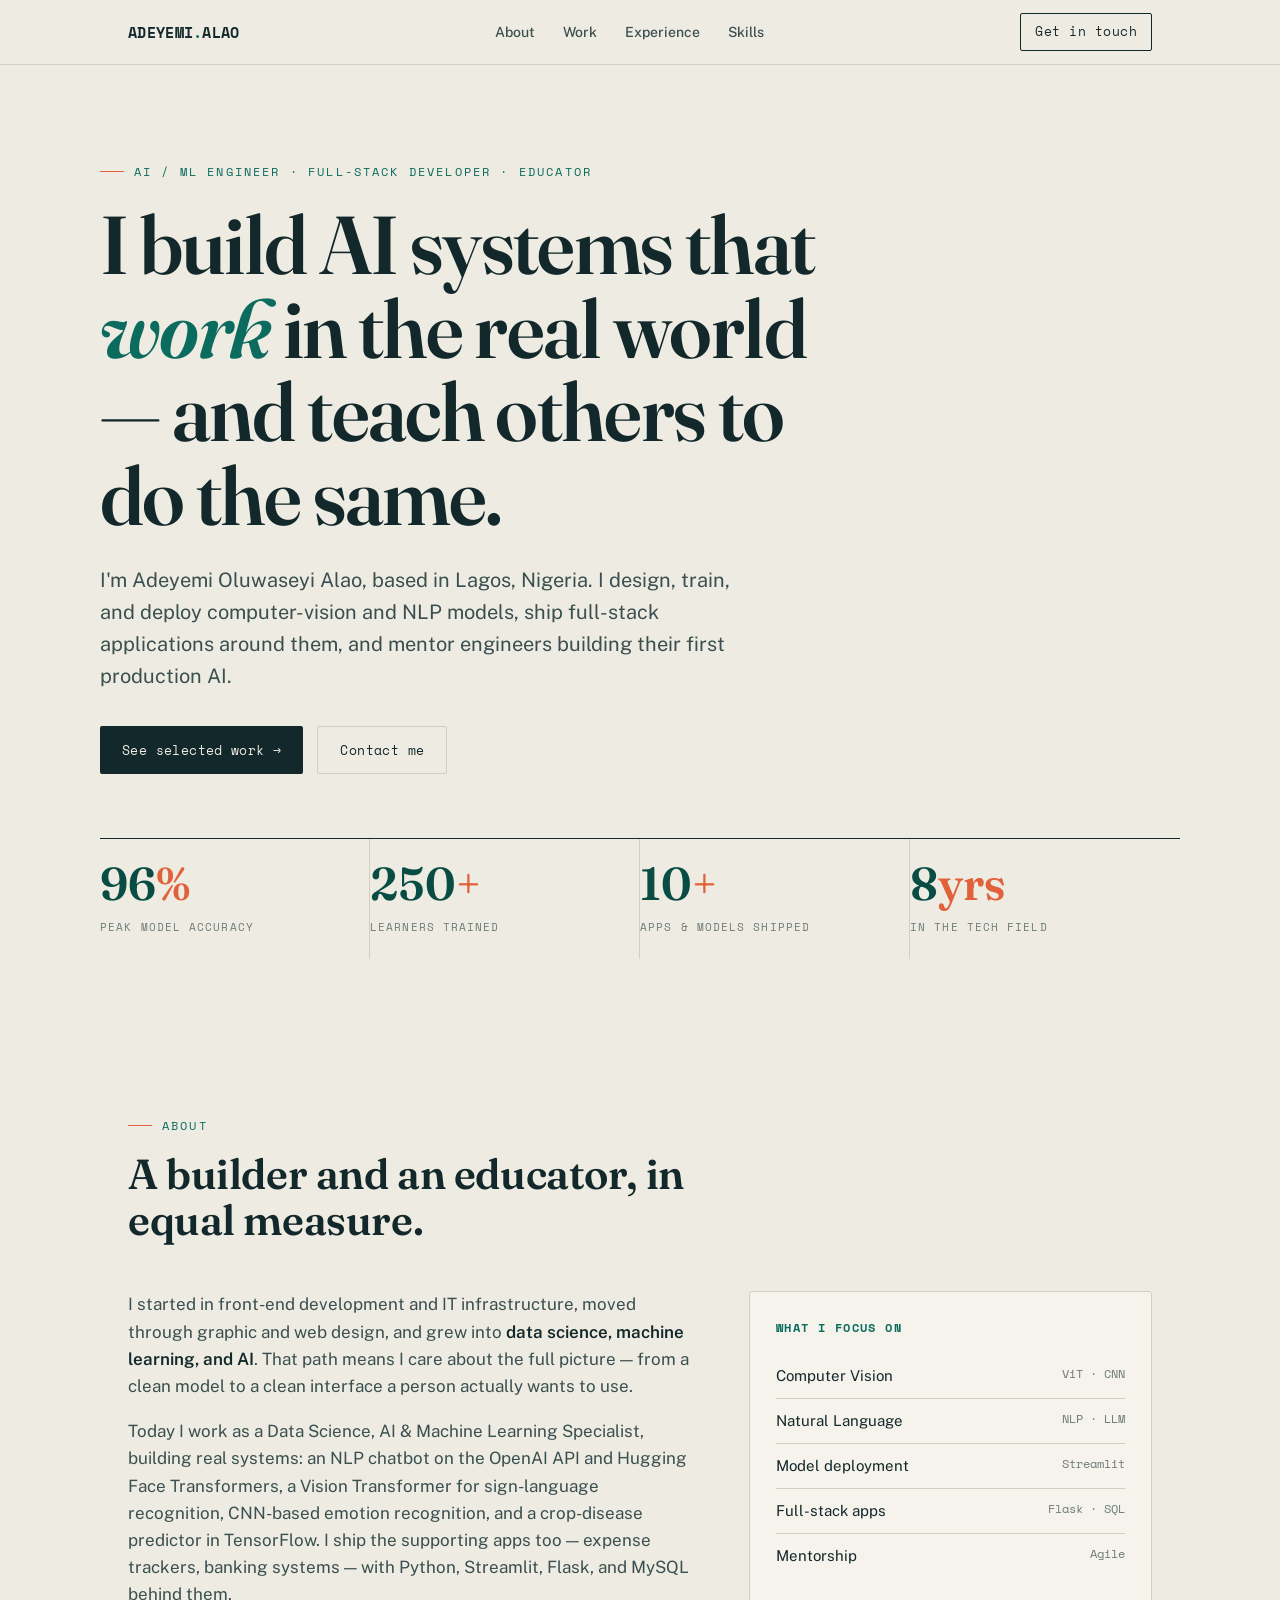
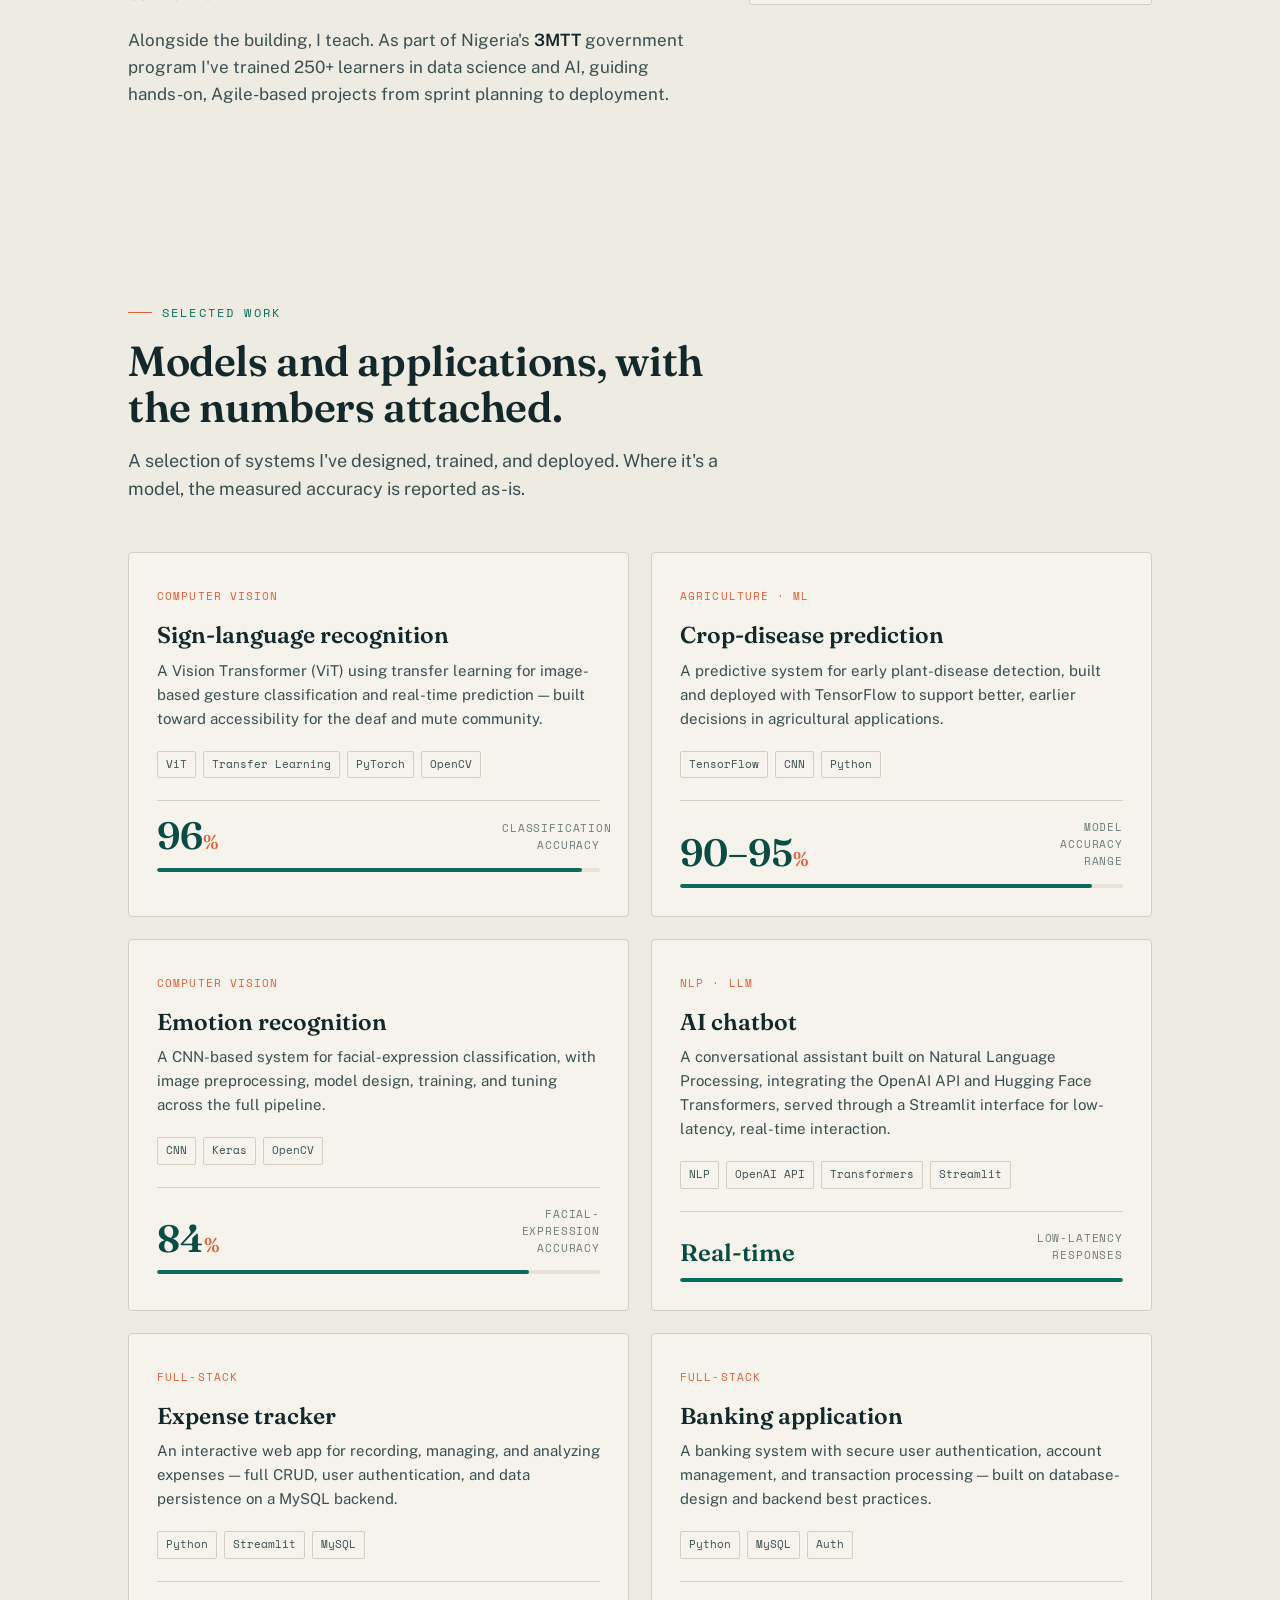
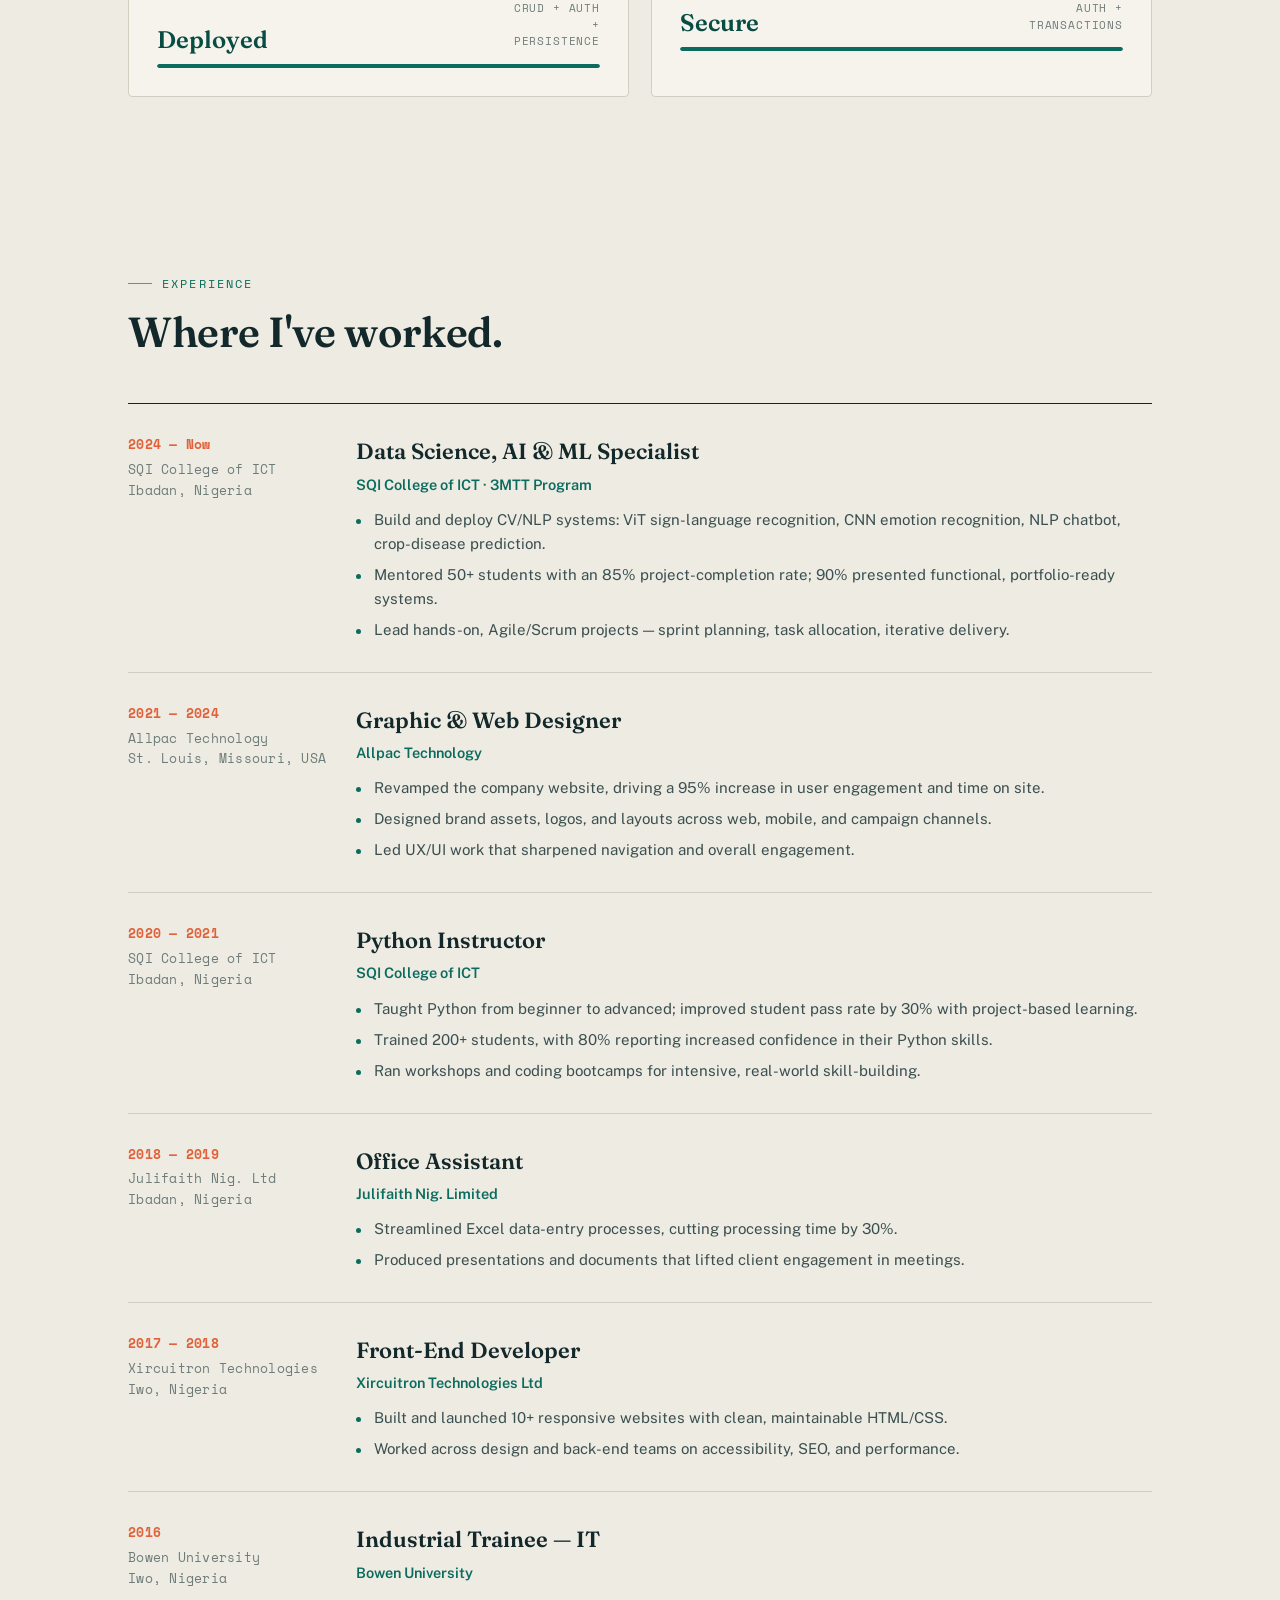
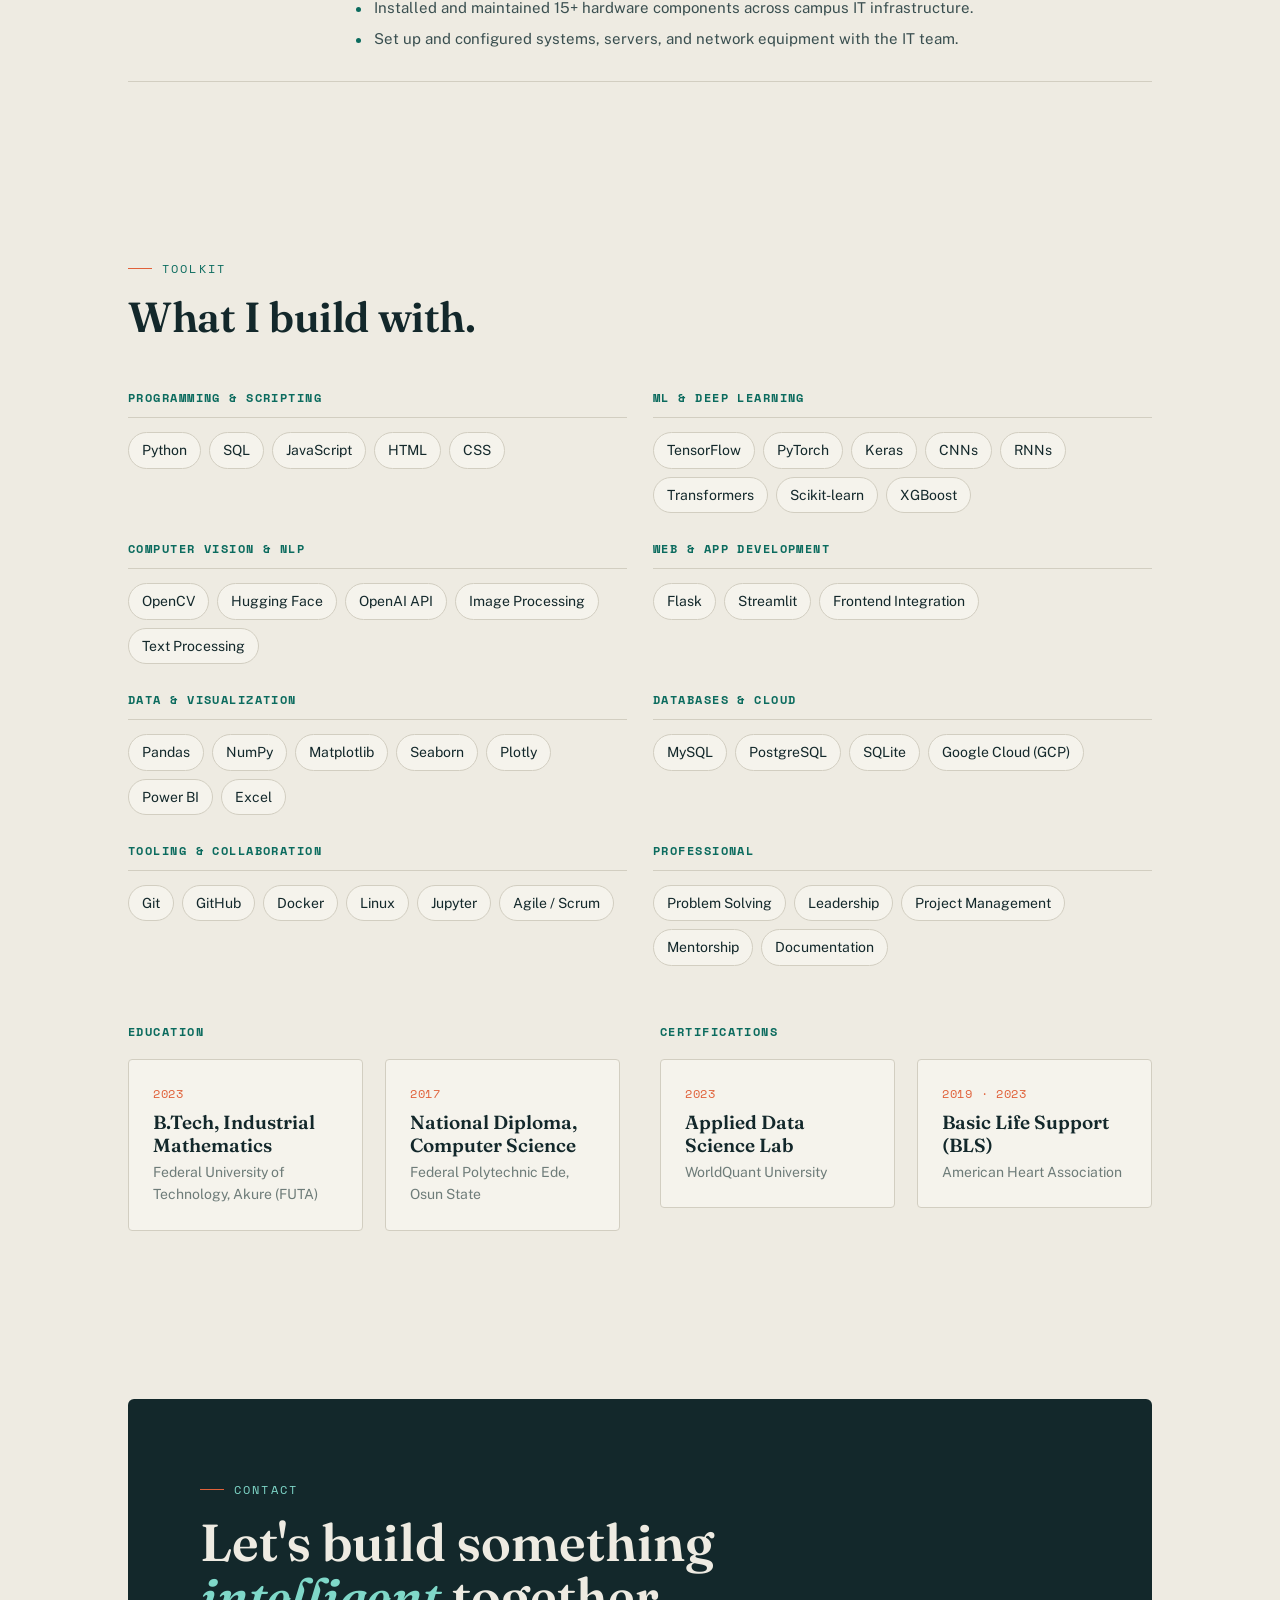
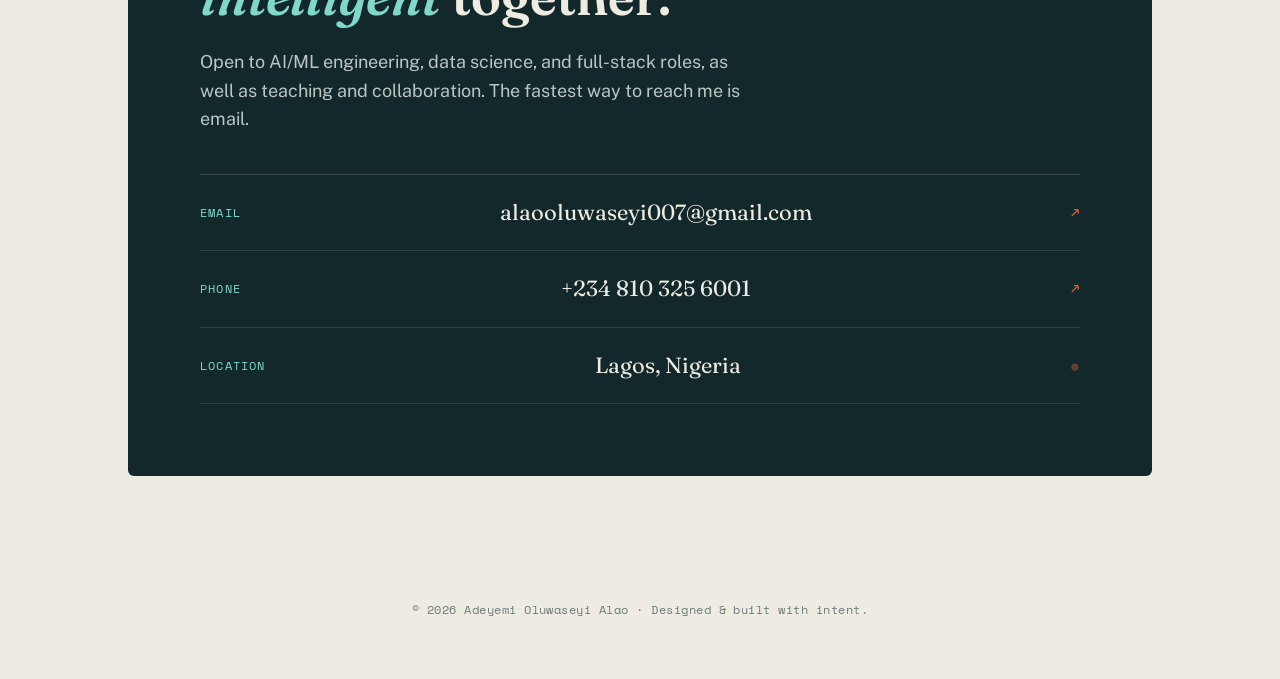
<file: index.html>
<!DOCTYPE html>
<html lang="en">
<head>
<meta charset="UTF-8">
<meta name="viewport" content="width=device-width, initial-scale=1.0">
<title>Adeyemi Oluwaseyi Alao — AI/ML Engineer & Educator</title>
<meta name="description" content="Adeyemi Oluwaseyi Alao builds and deploys AI/ML systems — computer vision, NLP, and full-stack applications — and trains the next generation of engineers.">
<link rel="preconnect" href="https://fonts.googleapis.com">
<link rel="preconnect" href="https://fonts.gstatic.com" crossorigin>
<link href="https://fonts.googleapis.com/css2?family=Fraunces:opsz,wght@9..144,400;9..144,500;9..144,600;9..144,700&family=Public+Sans:wght@400;500;600;700&family=Space+Mono:wght@400;700&display=swap" rel="stylesheet">
<style>
  :root{
    --paper:#EEEBE2;
    --paper-2:#E6E2D7;
    --ink:#13282B;
    --ink-soft:#3A4F50;
    --primary:#0B6B5E;
    --primary-deep:#084c43;
    --signal:#E0613A;
    --muted:#6E7C79;
    --line:#D2CEC1;
    --card:#F5F3EC;
    --display:"Fraunces",Georgia,serif;
    --body:"Public Sans",system-ui,sans-serif;
    --mono:"Space Mono",ui-monospace,monospace;
  }
  *{box-sizing:border-box;margin:0;padding:0}
  html{scroll-behavior:smooth}
  @media (prefers-reduced-motion:reduce){html{scroll-behavior:auto}}
  body{
    background:var(--paper);
    color:var(--ink);
    font-family:var(--body);
    font-size:17px;
    line-height:1.6;
    -webkit-font-smoothing:antialiased;
    overflow-x:hidden;
  }
  ::selection{background:var(--signal);color:#fff}
  a{color:inherit;text-decoration:none}
  .wrap{max-width:1080px;margin:0 auto;padding:0 28px}

  /* eyebrow / mono labels */
  .eyebrow{
    font-family:var(--mono);
    font-size:12px;
    letter-spacing:.18em;
    text-transform:uppercase;
    color:var(--primary);
    display:inline-flex;
    align-items:center;
    gap:10px;
  }
  .eyebrow::before{content:"";width:24px;height:1px;background:var(--signal)}

  /* ---------- NAV ---------- */
  nav{
    position:sticky;top:0;z-index:50;
    backdrop-filter:saturate(1.2) blur(8px);
    background:rgba(238,235,226,.82);
    border-bottom:1px solid var(--line);
  }
  .nav-in{display:flex;align-items:center;justify-content:space-between;height:64px}
  .brand{font-family:var(--mono);font-weight:700;font-size:15px;letter-spacing:.02em}
  .brand b{color:var(--primary)}
  .nav-links{display:flex;gap:28px;font-size:14px;font-weight:500}
  .nav-links a{color:var(--ink-soft);transition:color .2s}
  .nav-links a:hover{color:var(--primary)}
  .nav-cta{
    font-family:var(--mono);font-size:12.5px;letter-spacing:.04em;
    border:1px solid var(--ink);border-radius:2px;padding:8px 14px;
    transition:.2s;
  }
  .nav-cta:hover{background:var(--ink);color:var(--paper)}
  @media(max-width:720px){.nav-links{display:none}}

  /* ---------- HERO ---------- */
  .hero{padding:88px 0 64px;position:relative}
  .hero h1{
    font-family:var(--display);
    font-weight:600;
    font-size:clamp(40px,7.5vw,82px);
    line-height:1.02;
    letter-spacing:-0.02em;
    margin:22px 0 0;
    max-width:14ch;
  }
  .hero h1 em{font-style:italic;color:var(--primary)}
  .hero .lede{
    margin-top:26px;max-width:54ch;font-size:clamp(17px,2vw,20px);
    color:var(--ink-soft);
  }
  .hero-actions{display:flex;flex-wrap:wrap;gap:14px;margin-top:34px}
  .btn{
    font-family:var(--mono);font-size:13px;letter-spacing:.03em;
    padding:13px 22px;border-radius:2px;transition:.22s;display:inline-flex;align-items:center;gap:9px;
  }
  .btn-solid{background:var(--ink);color:var(--paper)}
  .btn-solid:hover{background:var(--primary)}
  .btn-ghost{border:1px solid var(--line);color:var(--ink)}
  .btn-ghost:hover{border-color:var(--ink)}

  /* metric ledger */
  .ledger{
    margin-top:64px;border-top:1px solid var(--ink);
    display:grid;grid-template-columns:repeat(4,1fr);
  }
  .ledger .cell{padding:22px 22px 22px 0;border-right:1px solid var(--line)}
  .ledger .cell:last-child{border-right:0}
  .ledger .val{font-family:var(--display);font-weight:600;font-size:clamp(30px,4vw,46px);line-height:1;color:var(--primary-deep)}
  .ledger .val .u{color:var(--signal)}
  .ledger .lab{font-family:var(--mono);font-size:11px;letter-spacing:.1em;text-transform:uppercase;color:var(--muted);margin-top:12px}
  @media(max-width:720px){
    .ledger{grid-template-columns:repeat(2,1fr)}
    .ledger .cell{padding:18px 16px 18px 0}
    .ledger .cell:nth-child(2){border-right:0}
    .ledger .cell:nth-child(1),.ledger .cell:nth-child(2){border-bottom:1px solid var(--line)}
  }

  /* ---------- SECTION SCAFFOLD ---------- */
  section{padding:84px 0}
  .sec-head{margin-bottom:48px;max-width:62ch}
  .sec-head h2{font-family:var(--display);font-weight:600;font-size:clamp(28px,4vw,42px);letter-spacing:-0.01em;margin-top:16px;line-height:1.1}
  .sec-head p{margin-top:16px;color:var(--ink-soft);font-size:18px}

  /* about */
  .about-grid{display:grid;grid-template-columns:1.4fr 1fr;gap:56px;align-items:start}
  .about-grid p{margin-bottom:18px;color:var(--ink-soft)}
  .about-grid p strong{color:var(--ink);font-weight:600}
  .focus-card{background:var(--card);border:1px solid var(--line);border-radius:3px;padding:26px}
  .focus-card h3{font-family:var(--mono);font-size:12px;letter-spacing:.12em;text-transform:uppercase;color:var(--primary);margin-bottom:16px}
  .focus-card ul{list-style:none}
  .focus-card li{padding:10px 0;border-bottom:1px solid var(--line);font-size:15px;display:flex;justify-content:space-between;gap:12px}
  .focus-card li:last-child{border-bottom:0}
  .focus-card li span{font-family:var(--mono);font-size:12px;color:var(--muted)}
  @media(max-width:820px){.about-grid{grid-template-columns:1fr;gap:34px}}

  /* ---------- WORK / MODEL CARDS ---------- */
  .work-grid{display:grid;grid-template-columns:repeat(2,1fr);gap:22px}
  @media(max-width:820px){.work-grid{grid-template-columns:1fr}}
  .card{
    background:var(--card);border:1px solid var(--line);border-radius:4px;
    padding:28px;position:relative;overflow:hidden;transition:transform .3s ease,box-shadow .3s ease,border-color .3s ease;
  }
  .card:hover{transform:translateY(-4px);box-shadow:0 18px 40px -24px rgba(19,40,43,.5);border-color:var(--primary)}
  .card .tag{font-family:var(--mono);font-size:11px;letter-spacing:.1em;text-transform:uppercase;color:var(--signal)}
  .card h3{font-family:var(--display);font-weight:600;font-size:23px;margin:14px 0 10px;line-height:1.15}
  .card p{font-size:15px;color:var(--ink-soft);margin-bottom:20px}
  .card .stack{display:flex;flex-wrap:wrap;gap:7px;margin-bottom:22px}
  .card .stack span{font-family:var(--mono);font-size:11px;color:var(--ink-soft);border:1px solid var(--line);border-radius:2px;padding:4px 8px}
  /* readout gauge */
  .readout{border-top:1px solid var(--line);padding-top:18px;display:flex;align-items:flex-end;justify-content:space-between}
  .readout .metric{font-family:var(--display);font-weight:600;font-size:38px;line-height:.9;color:var(--primary-deep)}
  .readout .metric .pct{font-size:20px;color:var(--signal)}
  .readout .metric-lab{font-family:var(--mono);font-size:10.5px;letter-spacing:.08em;text-transform:uppercase;color:var(--muted);text-align:right;max-width:14ch}
  .gauge{height:4px;background:var(--paper-2);border-radius:99px;margin-top:14px;overflow:hidden}
  .gauge i{display:block;height:100%;background:var(--primary);border-radius:99px;width:0;transition:width 1.1s cubic-bezier(.2,.8,.2,1)}

  /* ---------- EXPERIENCE TIMELINE ---------- */
  .tl{border-top:1px solid var(--ink)}
  .tl-row{
    display:grid;grid-template-columns:200px 1fr;gap:28px;
    padding:30px 0;border-bottom:1px solid var(--line);
  }
  .tl-when{font-family:var(--mono);font-size:13px;color:var(--muted);letter-spacing:.02em}
  .tl-when b{display:block;color:var(--signal);font-weight:700;margin-bottom:4px}
  .tl-role h3{font-family:var(--display);font-weight:600;font-size:22px}
  .tl-org{font-size:14.5px;color:var(--primary);font-weight:600;margin:3px 0 12px}
  .tl-role ul{list-style:none;display:grid;gap:7px}
  .tl-role li{font-size:15px;color:var(--ink-soft);padding-left:18px;position:relative}
  .tl-role li::before{content:"";position:absolute;left:0;top:11px;width:5px;height:5px;background:var(--primary);border-radius:99px}
  @media(max-width:720px){.tl-row{grid-template-columns:1fr;gap:10px}}

  /* ---------- SKILLS ---------- */
  .skills-grid{display:grid;grid-template-columns:repeat(2,1fr);gap:26px}
  @media(max-width:720px){.skills-grid{grid-template-columns:1fr}}
  .skill-block h3{font-family:var(--mono);font-size:12px;letter-spacing:.12em;text-transform:uppercase;color:var(--primary);margin-bottom:14px;padding-bottom:10px;border-bottom:1px solid var(--line)}
  .chips{display:flex;flex-wrap:wrap;gap:8px}
  .chips span{font-size:14px;background:var(--card);border:1px solid var(--line);border-radius:99px;padding:6px 13px;transition:.2s}
  .chips span:hover{border-color:var(--primary);color:var(--primary)}

  /* ---------- EDUCATION ---------- */
  .edu-grid{display:grid;grid-template-columns:1fr 1fr;gap:22px}
  @media(max-width:720px){.edu-grid{grid-template-columns:1fr}}
  .edu-item{background:var(--card);border:1px solid var(--line);border-radius:4px;padding:24px}
  .edu-item .yr{font-family:var(--mono);font-size:12px;color:var(--signal);letter-spacing:.06em}
  .edu-item h3{font-family:var(--display);font-weight:600;font-size:19px;margin:8px 0 4px;line-height:1.2}
  .edu-item p{font-size:14px;color:var(--muted)}
  .edu-cols{display:grid;grid-template-columns:1fr 1fr;gap:40px;margin-top:8px}
  @media(max-width:720px){.edu-cols{grid-template-columns:1fr;gap:30px}}

  /* ---------- CONTACT ---------- */
  .contact{background:var(--ink);color:var(--paper);border-radius:6px;padding:clamp(40px,6vw,72px);position:relative;overflow:hidden}
  .contact .eyebrow{color:#7fd8c9}
  .contact .eyebrow::before{background:var(--signal)}
  .contact h2{font-family:var(--display);font-weight:600;font-size:clamp(30px,5vw,52px);line-height:1.05;margin:16px 0 24px;max-width:16ch}
  .contact h2 em{font-style:italic;color:#7fd8c9}
  .contact p{color:#b9c6c3;max-width:50ch;font-size:18px}
  .contact-rows{margin-top:40px;border-top:1px solid rgba(255,255,255,.16)}
  .crow{display:flex;align-items:center;justify-content:space-between;gap:16px;padding:20px 0;border-bottom:1px solid rgba(255,255,255,.12);transition:padding-left .25s}
  .crow:hover{padding-left:10px}
  .crow .k{font-family:var(--mono);font-size:12px;letter-spacing:.1em;text-transform:uppercase;color:#7fd8c9}
  .crow .v{font-size:clamp(16px,2.4vw,22px);font-family:var(--display);color:var(--paper)}
  .crow .arrow{color:var(--signal);font-family:var(--mono)}

  /* ---------- FOOTER ---------- */
  footer{padding:40px 0 60px;text-align:center}
  footer p{font-family:var(--mono);font-size:12px;color:var(--muted);letter-spacing:.04em}

  /* reveal anim */
  .reveal{opacity:0;transform:translateY(24px);transition:opacity .7s ease,transform .7s ease}
  .reveal.in{opacity:1;transform:none}
  @media (prefers-reduced-motion:reduce){
    .reveal{opacity:1;transform:none;transition:none}
    .card:hover{transform:none}
  }
</style>
</head>
<body>

<nav>
  <div class="wrap nav-in">
    <a href="#top" class="brand">ADEYEMI<b>.</b>ALAO</a>
    <div class="nav-links">
      <a href="#about">About</a>
      <a href="#work">Work</a>
      <a href="#experience">Experience</a>
      <a href="#skills">Skills</a>
    </div>
    <a href="#contact" class="nav-cta">Get in touch</a>
  </div>
</nav>

<header class="hero wrap" id="top">
  <span class="eyebrow">AI / ML Engineer · Full-stack Developer · Educator</span>
  <h1>I build AI systems that <em>work</em> in the real world — and teach others to do the same.</h1>
  <p class="lede">I'm Adeyemi Oluwaseyi Alao, based in Lagos, Nigeria. I design, train, and deploy computer-vision and NLP models, ship full-stack applications around them, and mentor engineers building their first production AI.</p>
  <div class="hero-actions">
    <a href="#work" class="btn btn-solid">See selected work →</a>
    <a href="#contact" class="btn btn-ghost">Contact me</a>
  </div>

  <div class="ledger reveal">
    <div class="cell"><div class="val">96<span class="u">%</span></div><div class="lab">Peak model accuracy</div></div>
    <div class="cell"><div class="val">250<span class="u">+</span></div><div class="lab">Learners trained</div></div>
    <div class="cell"><div class="val">10<span class="u">+</span></div><div class="lab">Apps &amp; models shipped</div></div>
    <div class="cell"><div class="val">8<span class="u">yrs</span></div><div class="lab">In the tech field</div></div>
  </div>
</header>

<!-- ABOUT -->
<section id="about">
  <div class="wrap">
    <div class="sec-head reveal">
      <span class="eyebrow">About</span>
      <h2>A builder and an educator, in equal measure.</h2>
    </div>
    <div class="about-grid">
      <div class="reveal">
        <p>I started in front-end development and IT infrastructure, moved through graphic and web design, and grew into <strong>data science, machine learning, and AI</strong>. That path means I care about the full picture — from a clean model to a clean interface a person actually wants to use.</p>
        <p>Today I work as a Data Science, AI &amp; Machine Learning Specialist, building real systems: an NLP chatbot on the OpenAI API and Hugging Face Transformers, a Vision Transformer for sign-language recognition, CNN-based emotion recognition, and a crop-disease predictor in TensorFlow. I ship the supporting apps too — expense trackers, banking systems — with Python, Streamlit, Flask, and MySQL behind them.</p>
        <p>Alongside the building, I teach. As part of Nigeria's <strong>3MTT</strong> government program I've trained 250+ learners in data science and AI, guiding hands-on, Agile-based projects from sprint planning to deployment.</p>
      </div>
      <div class="focus-card reveal">
        <h3>What I focus on</h3>
        <ul>
          <li>Computer Vision <span>ViT · CNN</span></li>
          <li>Natural Language <span>NLP · LLM</span></li>
          <li>Model deployment <span>Streamlit</span></li>
          <li>Full-stack apps <span>Flask · SQL</span></li>
          <li>Mentorship <span>Agile</span></li>
        </ul>
      </div>
    </div>
  </div>
</section>

<!-- WORK -->
<section id="work">
  <div class="wrap">
    <div class="sec-head reveal">
      <span class="eyebrow">Selected work</span>
      <h2>Models and applications, with the numbers attached.</h2>
      <p>A selection of systems I've designed, trained, and deployed. Where it's a model, the measured accuracy is reported as-is.</p>
    </div>
    <div class="work-grid">

      <article class="card reveal">
        <span class="tag">Computer Vision</span>
        <h3>Sign-language recognition</h3>
        <p>A Vision Transformer (ViT) using transfer learning for image-based gesture classification and real-time prediction — built toward accessibility for the deaf and mute community.</p>
        <div class="stack"><span>ViT</span><span>Transfer Learning</span><span>PyTorch</span><span>OpenCV</span></div>
        <div class="readout">
          <div class="metric">96<span class="pct">%</span></div>
          <div class="metric-lab">Classification accuracy</div>
        </div>
        <div class="gauge"><i data-w="96"></i></div>
      </article>

      <article class="card reveal">
        <span class="tag">Agriculture · ML</span>
        <h3>Crop-disease prediction</h3>
        <p>A predictive system for early plant-disease detection, built and deployed with TensorFlow to support better, earlier decisions in agricultural applications.</p>
        <div class="stack"><span>TensorFlow</span><span>CNN</span><span>Python</span></div>
        <div class="readout">
          <div class="metric">90–95<span class="pct">%</span></div>
          <div class="metric-lab">Model accuracy range</div>
        </div>
        <div class="gauge"><i data-w="93"></i></div>
      </article>

      <article class="card reveal">
        <span class="tag">Computer Vision</span>
        <h3>Emotion recognition</h3>
        <p>A CNN-based system for facial-expression classification, with image preprocessing, model design, training, and tuning across the full pipeline.</p>
        <div class="stack"><span>CNN</span><span>Keras</span><span>OpenCV</span></div>
        <div class="readout">
          <div class="metric">84<span class="pct">%</span></div>
          <div class="metric-lab">Facial-expression accuracy</div>
        </div>
        <div class="gauge"><i data-w="84"></i></div>
      </article>

      <article class="card reveal">
        <span class="tag">NLP · LLM</span>
        <h3>AI chatbot</h3>
        <p>A conversational assistant built on Natural Language Processing, integrating the OpenAI API and Hugging Face Transformers, served through a Streamlit interface for low-latency, real-time interaction.</p>
        <div class="stack"><span>NLP</span><span>OpenAI API</span><span>Transformers</span><span>Streamlit</span></div>
        <div class="readout">
          <div class="metric" style="font-size:24px;letter-spacing:0">Real-time</div>
          <div class="metric-lab">Low-latency responses</div>
        </div>
        <div class="gauge"><i data-w="100"></i></div>
      </article>

      <article class="card reveal">
        <span class="tag">Full-stack</span>
        <h3>Expense tracker</h3>
        <p>An interactive web app for recording, managing, and analyzing expenses — full CRUD, user authentication, and data persistence on a MySQL backend.</p>
        <div class="stack"><span>Python</span><span>Streamlit</span><span>MySQL</span></div>
        <div class="readout">
          <div class="metric" style="font-size:24px;letter-spacing:0">Deployed</div>
          <div class="metric-lab">CRUD + auth + persistence</div>
        </div>
        <div class="gauge"><i data-w="100"></i></div>
      </article>

      <article class="card reveal">
        <span class="tag">Full-stack</span>
        <h3>Banking application</h3>
        <p>A banking system with secure user authentication, account management, and transaction processing — built on database-design and backend best practices.</p>
        <div class="stack"><span>Python</span><span>MySQL</span><span>Auth</span></div>
        <div class="readout">
          <div class="metric" style="font-size:24px;letter-spacing:0">Secure</div>
          <div class="metric-lab">Auth + transactions</div>
        </div>
        <div class="gauge"><i data-w="100"></i></div>
      </article>

    </div>
  </div>
</section>

<!-- EXPERIENCE -->
<section id="experience">
  <div class="wrap">
    <div class="sec-head reveal">
      <span class="eyebrow">Experience</span>
      <h2>Where I've worked.</h2>
    </div>
    <div class="tl">

      <div class="tl-row reveal">
        <div class="tl-when"><b>2024 — Now</b>SQI College of ICT<br>Ibadan, Nigeria</div>
        <div class="tl-role">
          <h3>Data Science, AI &amp; ML Specialist</h3>
          <div class="tl-org">SQI College of ICT · 3MTT Program</div>
          <ul>
            <li>Build and deploy CV/NLP systems: ViT sign-language recognition, CNN emotion recognition, NLP chatbot, crop-disease prediction.</li>
            <li>Mentored 50+ students with an 85% project-completion rate; 90% presented functional, portfolio-ready systems.</li>
            <li>Lead hands-on, Agile/Scrum projects — sprint planning, task allocation, iterative delivery.</li>
          </ul>
        </div>
      </div>

      <div class="tl-row reveal">
        <div class="tl-when"><b>2021 — 2024</b>Allpac Technology<br>St. Louis, Missouri, USA</div>
        <div class="tl-role">
          <h3>Graphic &amp; Web Designer</h3>
          <div class="tl-org">Allpac Technology</div>
          <ul>
            <li>Revamped the company website, driving a 95% increase in user engagement and time on site.</li>
            <li>Designed brand assets, logos, and layouts across web, mobile, and campaign channels.</li>
            <li>Led UX/UI work that sharpened navigation and overall engagement.</li>
          </ul>
        </div>
      </div>

      <div class="tl-row reveal">
        <div class="tl-when"><b>2020 — 2021</b>SQI College of ICT<br>Ibadan, Nigeria</div>
        <div class="tl-role">
          <h3>Python Instructor</h3>
          <div class="tl-org">SQI College of ICT</div>
          <ul>
            <li>Taught Python from beginner to advanced; improved student pass rate by 30% with project-based learning.</li>
            <li>Trained 200+ students, with 80% reporting increased confidence in their Python skills.</li>
            <li>Ran workshops and coding bootcamps for intensive, real-world skill-building.</li>
          </ul>
        </div>
      </div>

      <div class="tl-row reveal">
        <div class="tl-when"><b>2018 — 2019</b>Julifaith Nig. Ltd<br>Ibadan, Nigeria</div>
        <div class="tl-role">
          <h3>Office Assistant</h3>
          <div class="tl-org">Julifaith Nig. Limited</div>
          <ul>
            <li>Streamlined Excel data-entry processes, cutting processing time by 30%.</li>
            <li>Produced presentations and documents that lifted client engagement in meetings.</li>
          </ul>
        </div>
      </div>

      <div class="tl-row reveal">
        <div class="tl-when"><b>2017 — 2018</b>Xircuitron Technologies<br>Iwo, Nigeria</div>
        <div class="tl-role">
          <h3>Front-End Developer</h3>
          <div class="tl-org">Xircuitron Technologies Ltd</div>
          <ul>
            <li>Built and launched 10+ responsive websites with clean, maintainable HTML/CSS.</li>
            <li>Worked across design and back-end teams on accessibility, SEO, and performance.</li>
          </ul>
        </div>
      </div>

      <div class="tl-row reveal">
        <div class="tl-when"><b>2016</b>Bowen University<br>Iwo, Nigeria</div>
        <div class="tl-role">
          <h3>Industrial Trainee — IT</h3>
          <div class="tl-org">Bowen University</div>
          <ul>
            <li>Installed and maintained 15+ hardware components across campus IT infrastructure.</li>
            <li>Set up and configured systems, servers, and network equipment with the IT team.</li>
          </ul>
        </div>
      </div>

    </div>
  </div>
</section>

<!-- SKILLS -->
<section id="skills">
  <div class="wrap">
    <div class="sec-head reveal">
      <span class="eyebrow">Toolkit</span>
      <h2>What I build with.</h2>
    </div>
    <div class="skills-grid">
      <div class="skill-block reveal">
        <h3>Programming &amp; Scripting</h3>
        <div class="chips"><span>Python</span><span>SQL</span><span>JavaScript</span><span>HTML</span><span>CSS</span></div>
      </div>
      <div class="skill-block reveal">
        <h3>ML &amp; Deep Learning</h3>
        <div class="chips"><span>TensorFlow</span><span>PyTorch</span><span>Keras</span><span>CNNs</span><span>RNNs</span><span>Transformers</span><span>Scikit-learn</span><span>XGBoost</span></div>
      </div>
      <div class="skill-block reveal">
        <h3>Computer Vision &amp; NLP</h3>
        <div class="chips"><span>OpenCV</span><span>Hugging Face</span><span>OpenAI API</span><span>Image Processing</span><span>Text Processing</span></div>
      </div>
      <div class="skill-block reveal">
        <h3>Web &amp; App Development</h3>
        <div class="chips"><span>Flask</span><span>Streamlit</span><span>Frontend Integration</span></div>
      </div>
      <div class="skill-block reveal">
        <h3>Data &amp; Visualization</h3>
        <div class="chips"><span>Pandas</span><span>NumPy</span><span>Matplotlib</span><span>Seaborn</span><span>Plotly</span><span>Power BI</span><span>Excel</span></div>
      </div>
      <div class="skill-block reveal">
        <h3>Databases &amp; Cloud</h3>
        <div class="chips"><span>MySQL</span><span>PostgreSQL</span><span>SQLite</span><span>Google Cloud (GCP)</span></div>
      </div>
      <div class="skill-block reveal">
        <h3>Tooling &amp; Collaboration</h3>
        <div class="chips"><span>Git</span><span>GitHub</span><span>Docker</span><span>Linux</span><span>Jupyter</span><span>Agile / Scrum</span></div>
      </div>
      <div class="skill-block reveal">
        <h3>Professional</h3>
        <div class="chips"><span>Problem Solving</span><span>Leadership</span><span>Project Management</span><span>Mentorship</span><span>Documentation</span></div>
      </div>
    </div>

    <div class="edu-cols">
      <div class="reveal">
        <h3 style="font-family:var(--mono);font-size:12px;letter-spacing:.12em;text-transform:uppercase;color:var(--primary);margin:48px 0 18px">Education</h3>
        <div class="edu-grid">
          <div class="edu-item">
            <div class="yr">2023</div>
            <h3>B.Tech, Industrial Mathematics</h3>
            <p>Federal University of Technology, Akure (FUTA)</p>
          </div>
          <div class="edu-item">
            <div class="yr">2017</div>
            <h3>National Diploma, Computer Science</h3>
            <p>Federal Polytechnic Ede, Osun State</p>
          </div>
        </div>
      </div>
      <div class="reveal">
        <h3 style="font-family:var(--mono);font-size:12px;letter-spacing:.12em;text-transform:uppercase;color:var(--primary);margin:48px 0 18px">Certifications</h3>
        <div class="edu-grid">
          <div class="edu-item">
            <div class="yr">2023</div>
            <h3>Applied Data Science Lab</h3>
            <p>WorldQuant University</p>
          </div>
          <div class="edu-item">
            <div class="yr">2019 · 2023</div>
            <h3>Basic Life Support (BLS)</h3>
            <p>American Heart Association</p>
          </div>
        </div>
      </div>
    </div>
  </div>
</section>

<!-- CONTACT -->
<section id="contact">
  <div class="wrap">
    <div class="contact reveal">
      <span class="eyebrow">Contact</span>
      <h2>Let's build something <em>intelligent</em> together.</h2>
      <p>Open to AI/ML engineering, data science, and full-stack roles, as well as teaching and collaboration. The fastest way to reach me is email.</p>
      <div class="contact-rows">
        <a class="crow" href="mailto:alaooluwaseyi007@gmail.com">
          <span class="k">Email</span>
          <span class="v">alaooluwaseyi007@gmail.com</span>
          <span class="arrow">↗</span>
        </a>
        <a class="crow" href="tel:+2348103256001">
          <span class="k">Phone</span>
          <span class="v">+234 810 325 6001</span>
          <span class="arrow">↗</span>
        </a>
        <div class="crow">
          <span class="k">Location</span>
          <span class="v">Lagos, Nigeria</span>
          <span class="arrow" style="opacity:.4">●</span>
        </div>
      </div>
    </div>
  </div>
</section>

<footer>
  <div class="wrap">
    <p>© <span id="yr"></span> Adeyemi Oluwaseyi Alao · Designed &amp; built with intent.</p>
  </div>
</footer>

<script>
  document.getElementById('yr').textContent = new Date().getFullYear();

  // scroll reveal + gauge fill
  const reduce = window.matchMedia('(prefers-reduced-motion: reduce)').matches;
  const io = new IntersectionObserver((entries)=>{
    entries.forEach(e=>{
      if(e.isIntersecting){
        e.target.classList.add('in');
        const bar = e.target.querySelector('.gauge i');
        if(bar && !reduce){ requestAnimationFrame(()=>{ bar.style.width = bar.dataset.w + '%'; }); }
        else if(bar){ bar.style.width = bar.dataset.w + '%'; }
        io.unobserve(e.target);
      }
    });
  }, {threshold:0.15});
  document.querySelectorAll('.reveal').forEach(el=>io.observe(el));
</script>
</body>
</html>
</file>
